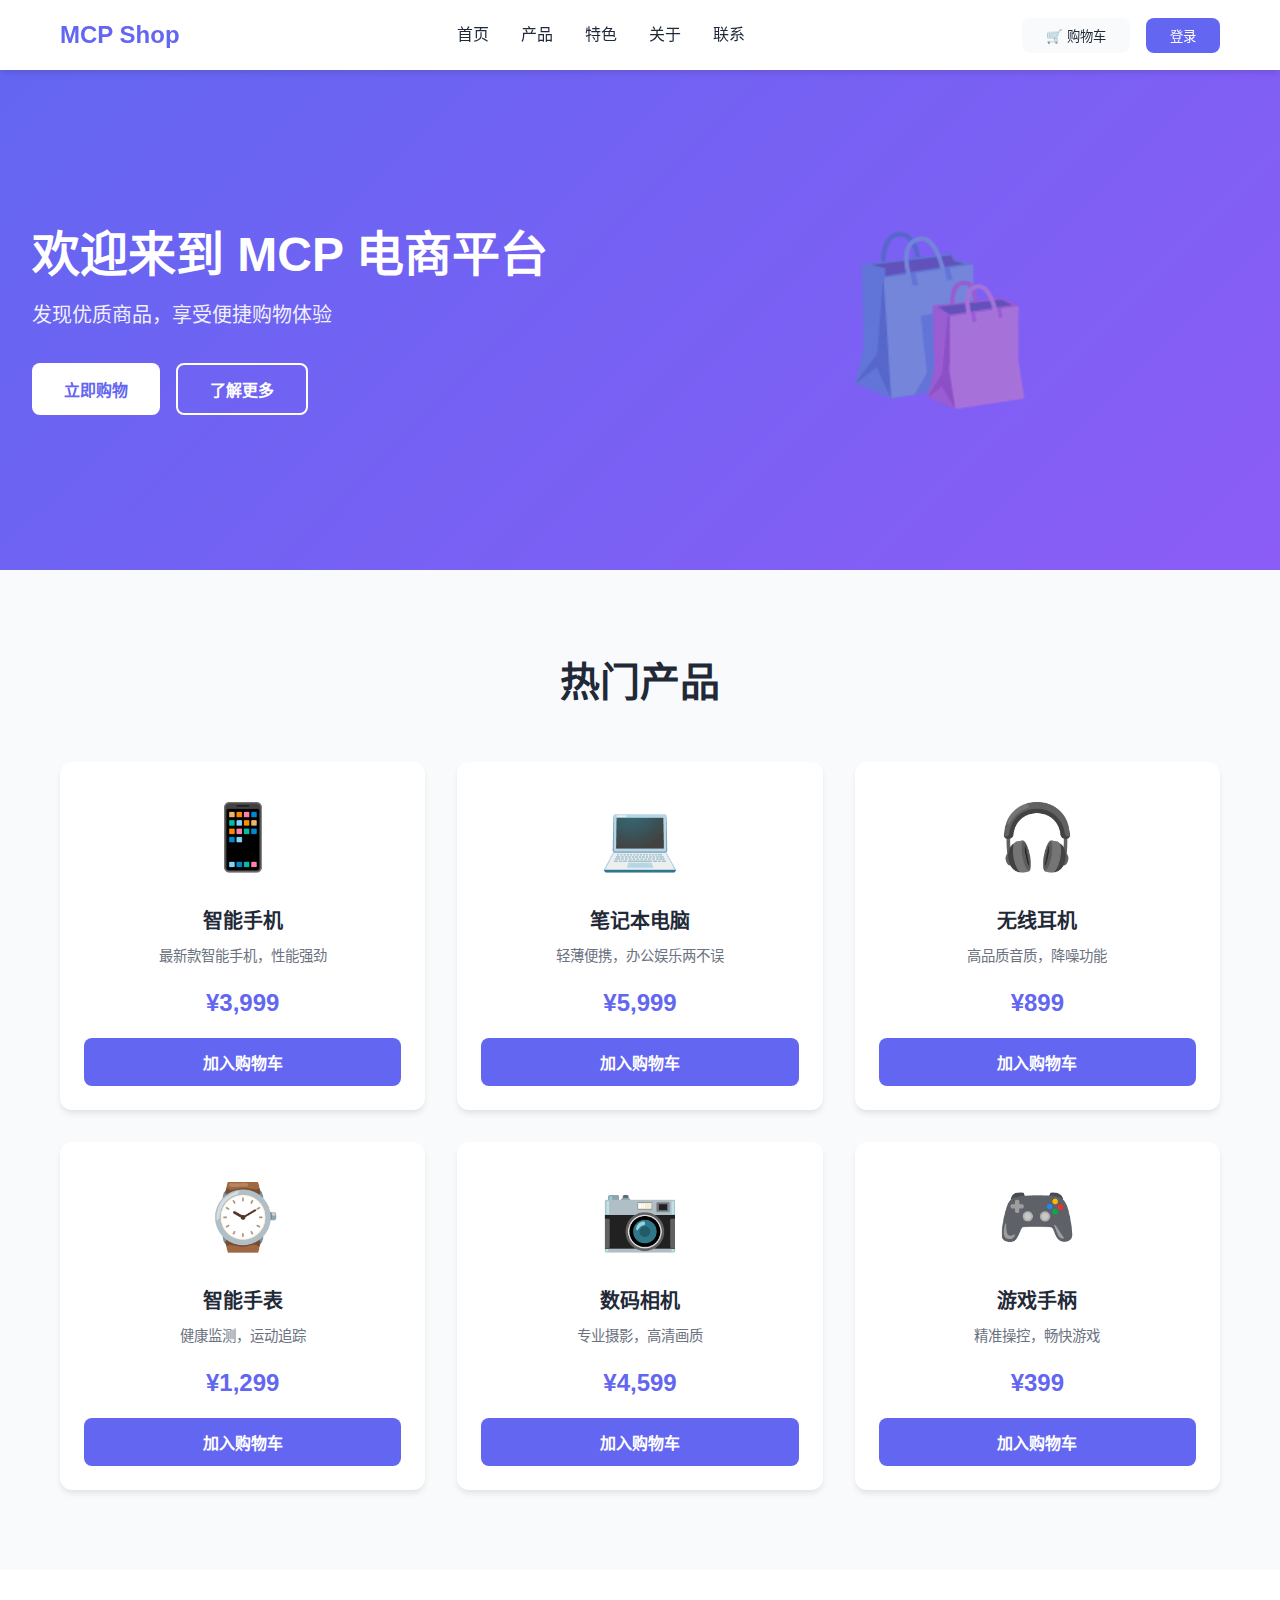
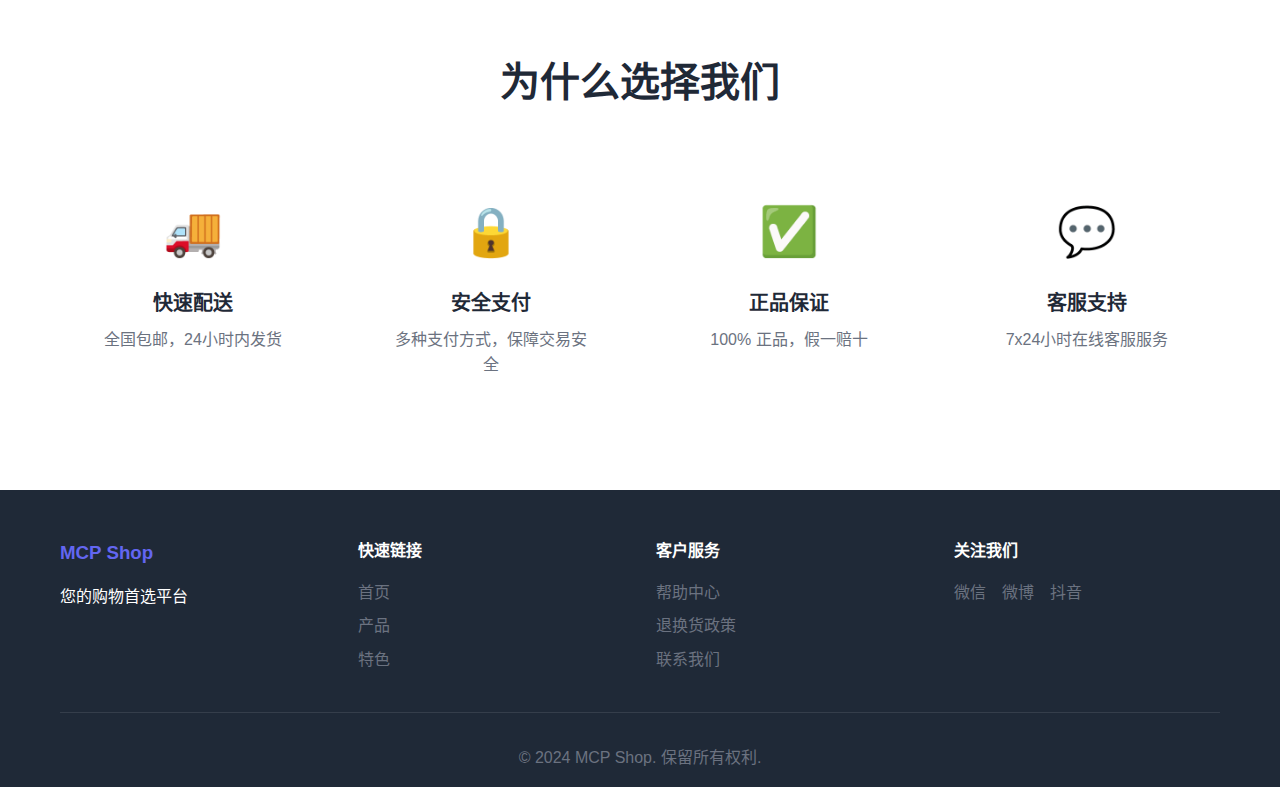
<file: e-commerce/index.html>
<!DOCTYPE html>
<html lang="zh-CN">
<head>
    <meta charset="UTF-8">
    <meta name="viewport" content="width=device-width, initial-scale=1.0">
    <meta http-equiv="Cache-Control" content="no-cache, no-store, must-revalidate">
    <meta http-equiv="Pragma" content="no-cache">
    <meta http-equiv="Expires" content="0">
    <title>MCP 电商平台 - 您的购物首选</title>
    <link rel="icon" type="image/svg+xml" href="favicon.svg">
    <link rel="apple-touch-icon" href="favicon.svg">
    <link rel="shortcut icon" href="favicon.svg">
    <link rel="stylesheet" href="styles.css">
</head>
<body>
    <!-- 导航栏 -->
    <nav class="navbar">
        <div class="container">
            <div class="nav-brand">
                <h1>MCP Shop</h1>
            </div>
            <ul class="nav-menu">
                <li><a href="#home">首页</a></li>
                <li><a href="#products">产品</a></li>
                <li><a href="#features">特色</a></li>
                <li><a href="#about">关于</a></li>
                <li><a href="#contact">联系</a></li>
            </ul>
            <div class="nav-actions">
                <button class="btn-cart">🛒 购物车</button>
                <button class="btn-login">登录</button>
            </div>
        </div>
    </nav>

    <!-- 英雄区域 -->
    <section id="home" class="hero">
        <div class="hero-content">
            <h1 class="hero-title">欢迎来到 MCP 电商平台</h1>
            <p class="hero-subtitle">发现优质商品，享受便捷购物体验</p>
            <div class="hero-buttons">
                <button class="btn btn-primary">立即购物</button>
                <button class="btn btn-secondary">了解更多</button>
            </div>
        </div>
        <div class="hero-image">
            <div class="hero-placeholder">🛍️</div>
        </div>
    </section>

    <!-- 产品展示 -->
    <section id="products" class="products">
        <div class="container">
            <h2 class="section-title">热门产品</h2>
            <div class="product-grid">
                <div class="product-card">
                    <div class="product-image">📱</div>
                    <h3 class="product-name">智能手机</h3>
                    <p class="product-desc">最新款智能手机，性能强劲</p>
                    <div class="product-price">¥3,999</div>
                    <button class="btn btn-product">加入购物车</button>
                </div>
                <div class="product-card">
                    <div class="product-image">💻</div>
                    <h3 class="product-name">笔记本电脑</h3>
                    <p class="product-desc">轻薄便携，办公娱乐两不误</p>
                    <div class="product-price">¥5,999</div>
                    <button class="btn btn-product">加入购物车</button>
                </div>
                <div class="product-card">
                    <div class="product-image">🎧</div>
                    <h3 class="product-name">无线耳机</h3>
                    <p class="product-desc">高品质音质，降噪功能</p>
                    <div class="product-price">¥899</div>
                    <button class="btn btn-product">加入购物车</button>
                </div>
                <div class="product-card">
                    <div class="product-image">⌚</div>
                    <h3 class="product-name">智能手表</h3>
                    <p class="product-desc">健康监测，运动追踪</p>
                    <div class="product-price">¥1,299</div>
                    <button class="btn btn-product">加入购物车</button>
                </div>
                <div class="product-card">
                    <div class="product-image">📷</div>
                    <h3 class="product-name">数码相机</h3>
                    <p class="product-desc">专业摄影，高清画质</p>
                    <div class="product-price">¥4,599</div>
                    <button class="btn btn-product">加入购物车</button>
                </div>
                <div class="product-card">
                    <div class="product-image">🎮</div>
                    <h3 class="product-name">游戏手柄</h3>
                    <p class="product-desc">精准操控，畅快游戏</p>
                    <div class="product-price">¥399</div>
                    <button class="btn btn-product">加入购物车</button>
                </div>
            </div>
        </div>
    </section>

    <!-- 特色功能 -->
    <section id="features" class="features">
        <div class="container">
            <h2 class="section-title">为什么选择我们</h2>
            <div class="features-grid">
                <div class="feature-card">
                    <div class="feature-icon">🚚</div>
                    <h3>快速配送</h3>
                    <p>全国包邮，24小时内发货</p>
                </div>
                <div class="feature-card">
                    <div class="feature-icon">🔒</div>
                    <h3>安全支付</h3>
                    <p>多种支付方式，保障交易安全</p>
                </div>
                <div class="feature-card">
                    <div class="feature-icon">✅</div>
                    <h3>正品保证</h3>
                    <p>100% 正品，假一赔十</p>
                </div>
                <div class="feature-card">
                    <div class="feature-icon">💬</div>
                    <h3>客服支持</h3>
                    <p>7x24小时在线客服服务</p>
                </div>
            </div>
        </div>
    </section>

    <!-- 页脚 -->
    <footer class="footer">
        <div class="container">
            <div class="footer-content">
                <div class="footer-section">
                    <h3>MCP Shop</h3>
                    <p>您的购物首选平台</p>
                </div>
                <div class="footer-section">
                    <h4>快速链接</h4>
                    <ul>
                        <li><a href="#home">首页</a></li>
                        <li><a href="#products">产品</a></li>
                        <li><a href="#features">特色</a></li>
                    </ul>
                </div>
                <div class="footer-section">
                    <h4>客户服务</h4>
                    <ul>
                        <li><a href="#">帮助中心</a></li>
                        <li><a href="#">退换货政策</a></li>
                        <li><a href="#">联系我们</a></li>
                    </ul>
                </div>
                <div class="footer-section">
                    <h4>关注我们</h4>
                    <div class="social-links">
                        <a href="#">微信</a>
                        <a href="#">微博</a>
                        <a href="#">抖音</a>
                    </div>
                </div>
            </div>
            <div class="footer-bottom">
                <p>&copy; 2024 MCP Shop. 保留所有权利.</p>
            </div>
        </div>
    </footer>

    <script src="script.js"></script>
</body>
</html>
</file>
<file: e-commerce/styles.css>
* {
    margin: 0;
    padding: 0;
    box-sizing: border-box;
}

:root {
    --primary-color: #6366f1;
    --secondary-color: #8b5cf6;
    --text-color: #1f2937;
    --text-light: #6b7280;
    --bg-light: #f9fafb;
    --white: #ffffff;
    --shadow: 0 4px 6px -1px rgba(0, 0, 0, 0.1);
    --shadow-lg: 0 10px 15px -3px rgba(0, 0, 0, 0.1);
}

body {
    font-family: -apple-system, BlinkMacSystemFont, 'Segoe UI', 'Roboto', 'Oxygen', 'Ubuntu', 'Cantarell', sans-serif;
    color: var(--text-color);
    line-height: 1.6;
    overflow-x: hidden;
}

.container {
    max-width: 1200px;
    margin: 0 auto;
    padding: 0 20px;
}

/* 导航栏 */
.navbar {
    background: var(--white);
    box-shadow: var(--shadow);
    position: sticky;
    top: 0;
    z-index: 1000;
    padding: 1rem 0;
}

.navbar .container {
    display: flex;
    justify-content: space-between;
    align-items: center;
}

.nav-brand h1 {
    color: var(--primary-color);
    font-size: 1.5rem;
    font-weight: 700;
}

.nav-menu {
    display: flex;
    list-style: none;
    gap: 2rem;
}

.nav-menu a {
    text-decoration: none;
    color: var(--text-color);
    font-weight: 500;
    transition: color 0.3s;
}

.nav-menu a:hover {
    color: var(--primary-color);
}

.nav-actions {
    display: flex;
    gap: 1rem;
}

.btn-cart, .btn-login {
    padding: 0.5rem 1.5rem;
    border: none;
    border-radius: 8px;
    cursor: pointer;
    font-weight: 500;
    transition: all 0.3s;
}

.btn-cart {
    background: var(--bg-light);
    color: var(--text-color);
}

.btn-login {
    background: var(--primary-color);
    color: var(--white);
}

.btn-cart:hover, .btn-login:hover {
    transform: translateY(-2px);
    box-shadow: var(--shadow);
}

/* 英雄区域 */
.hero {
    background: linear-gradient(135deg, var(--primary-color) 0%, var(--secondary-color) 100%);
    color: var(--white);
    padding: 5rem 2rem;
    display: flex;
    align-items: center;
    justify-content: space-between;
    min-height: 500px;
}

.hero-content {
    flex: 1;
    max-width: 600px;
}

.hero-title {
    font-size: 3rem;
    font-weight: 800;
    margin-bottom: 1rem;
    line-height: 1.2;
}

.hero-subtitle {
    font-size: 1.25rem;
    margin-bottom: 2rem;
    opacity: 0.9;
}

.hero-buttons {
    display: flex;
    gap: 1rem;
}

.hero-image {
    flex: 1;
    display: flex;
    justify-content: center;
    align-items: center;
}

.hero-placeholder {
    font-size: 10rem;
    opacity: 0.3;
}

.btn {
    padding: 0.75rem 2rem;
    border: none;
    border-radius: 8px;
    font-size: 1rem;
    font-weight: 600;
    cursor: pointer;
    transition: all 0.3s;
}

.btn-primary {
    background: var(--white);
    color: var(--primary-color);
}

.btn-primary:hover {
    transform: translateY(-2px);
    box-shadow: var(--shadow-lg);
}

.btn-secondary {
    background: transparent;
    color: var(--white);
    border: 2px solid var(--white);
}

.btn-secondary:hover {
    background: var(--white);
    color: var(--primary-color);
}

/* 产品区域 */
.products {
    padding: 5rem 0;
    background: var(--bg-light);
}

.section-title {
    text-align: center;
    font-size: 2.5rem;
    font-weight: 700;
    margin-bottom: 3rem;
    color: var(--text-color);
}

.product-grid {
    display: grid;
    grid-template-columns: repeat(auto-fit, minmax(280px, 1fr));
    gap: 2rem;
}

.product-card {
    background: var(--white);
    border-radius: 12px;
    padding: 1.5rem;
    box-shadow: var(--shadow);
    transition: all 0.3s;
    text-align: center;
}

.product-card:hover {
    transform: translateY(-5px);
    box-shadow: var(--shadow-lg);
}

.product-image {
    font-size: 4rem;
    margin-bottom: 1rem;
}

.product-name {
    font-size: 1.25rem;
    font-weight: 600;
    margin-bottom: 0.5rem;
    color: var(--text-color);
}

.product-desc {
    color: var(--text-light);
    margin-bottom: 1rem;
    font-size: 0.9rem;
}

.product-price {
    font-size: 1.5rem;
    font-weight: 700;
    color: var(--primary-color);
    margin-bottom: 1rem;
}

.btn-product {
    width: 100%;
    background: var(--primary-color);
    color: var(--white);
    padding: 0.75rem;
}

.btn-product:hover {
    background: var(--secondary-color);
}

/* 特色功能 */
.features {
    padding: 5rem 0;
    background: var(--white);
}

.features-grid {
    display: grid;
    grid-template-columns: repeat(auto-fit, minmax(250px, 1fr));
    gap: 2rem;
}

.feature-card {
    text-align: center;
    padding: 2rem;
}

.feature-icon {
    font-size: 3rem;
    margin-bottom: 1rem;
}

.feature-card h3 {
    font-size: 1.25rem;
    font-weight: 600;
    margin-bottom: 0.5rem;
    color: var(--text-color);
}

.feature-card p {
    color: var(--text-light);
}

/* 页脚 */
.footer {
    background: var(--text-color);
    color: var(--white);
    padding: 3rem 0 1rem;
}

.footer-content {
    display: grid;
    grid-template-columns: repeat(auto-fit, minmax(200px, 1fr));
    gap: 2rem;
    margin-bottom: 2rem;
}

.footer-section h3 {
    margin-bottom: 1rem;
    color: var(--primary-color);
}

.footer-section h4 {
    margin-bottom: 1rem;
}

.footer-section ul {
    list-style: none;
}

.footer-section ul li {
    margin-bottom: 0.5rem;
}

.footer-section a {
    color: var(--text-light);
    text-decoration: none;
    transition: color 0.3s;
}

.footer-section a:hover {
    color: var(--white);
}

.social-links {
    display: flex;
    gap: 1rem;
}

.footer-bottom {
    text-align: center;
    padding-top: 2rem;
    border-top: 1px solid rgba(255, 255, 255, 0.1);
    color: var(--text-light);
}

/* 响应式设计 */
@media (max-width: 768px) {
    .nav-menu {
        display: none;
    }

    .hero {
        flex-direction: column;
        text-align: center;
        padding: 3rem 1rem;
    }

    .hero-title {
        font-size: 2rem;
    }

    .hero-placeholder {
        font-size: 5rem;
    }

    .hero-buttons {
        flex-direction: column;
    }

    .product-grid {
        grid-template-columns: 1fr;
    }

    .features-grid {
        grid-template-columns: 1fr;
    }
}
</file>
